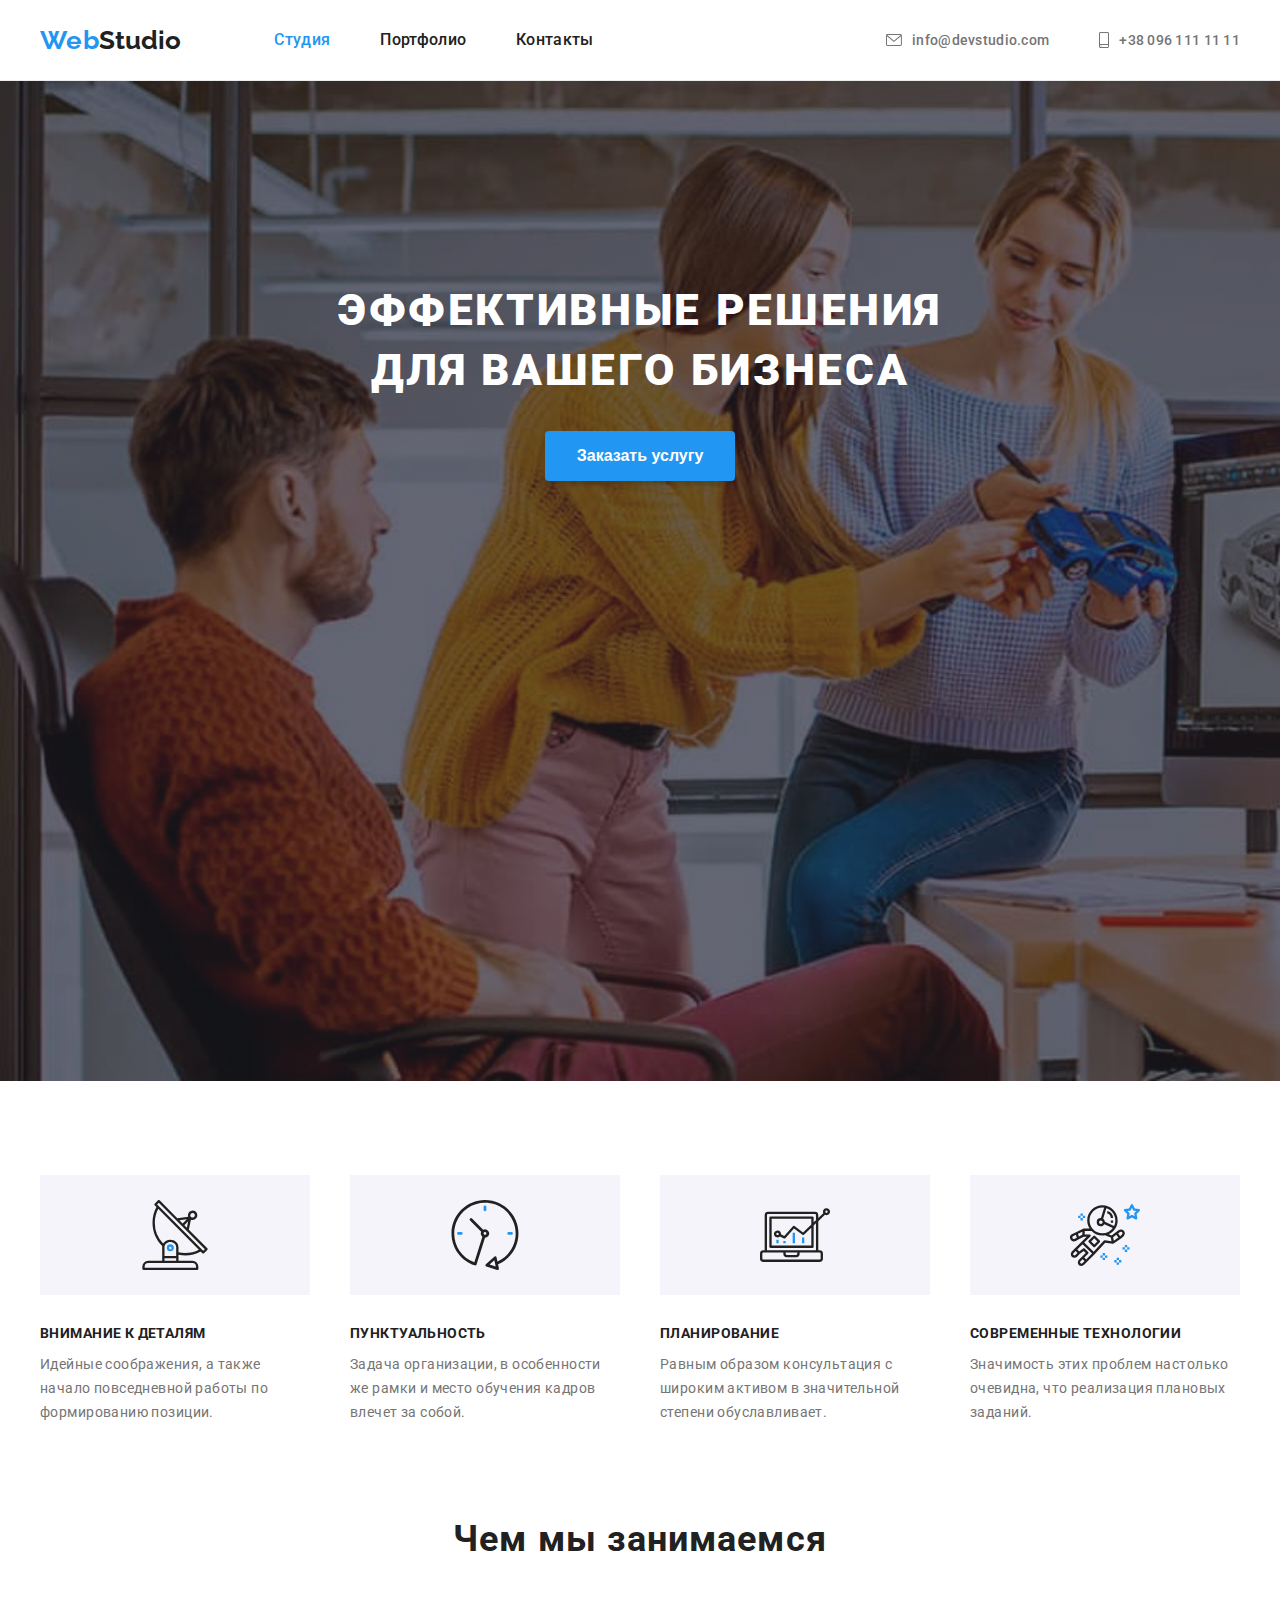
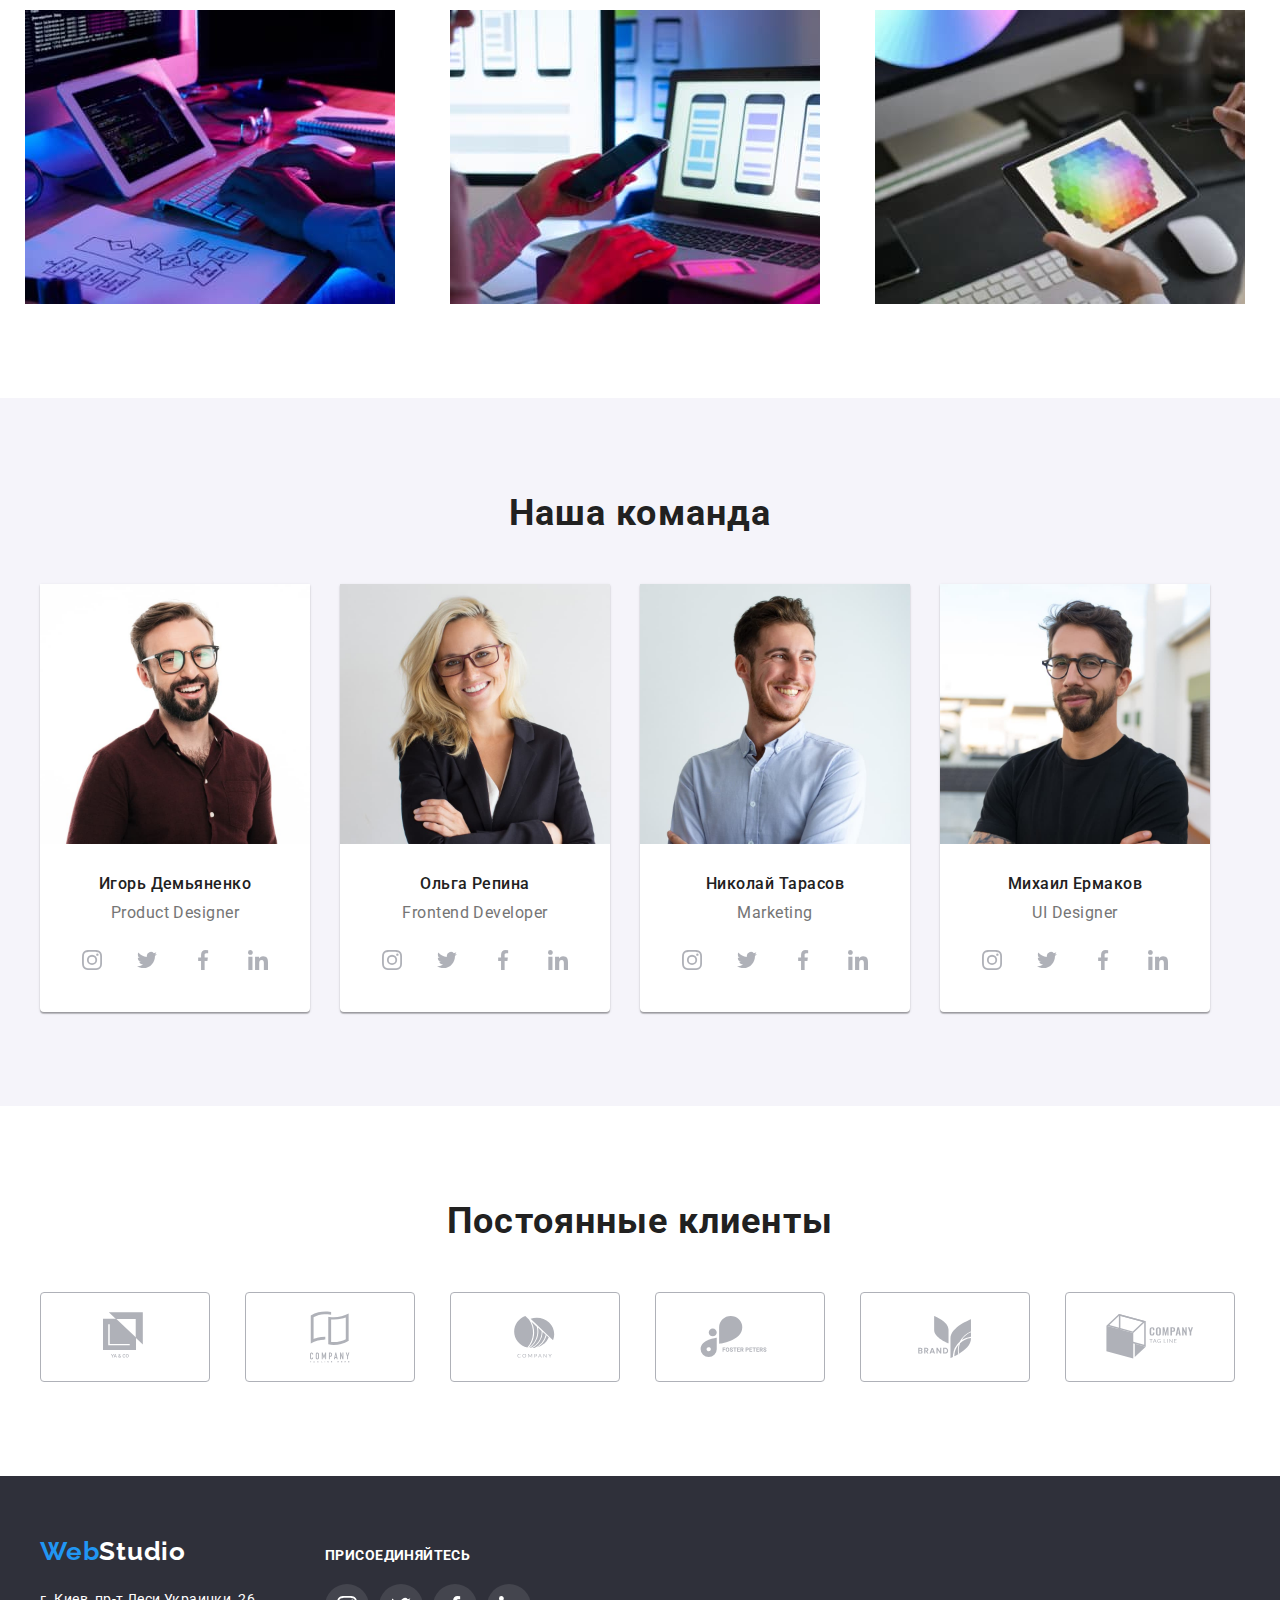
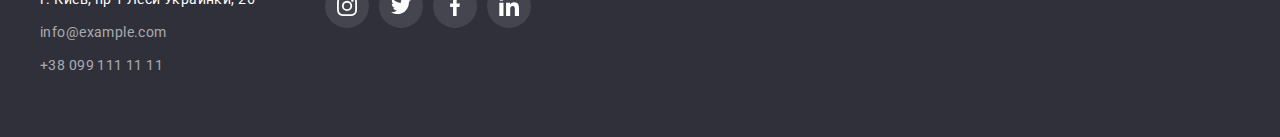
<file: index.html>
<!DOCTYPE html>
<html lang="ru">
  <head>
    <meta charset="UTF-8" />
    <meta name="viewport" content="width=device-width, initial-scale=1.0" />
    <link rel="stylesheet" href="https://cdnjs.cloudflare.com/ajax/libs/modern-normalize/1.0.0/modern-normalize.css" integrity="sha512-Zx6MlUMKSVJoQ+83OwhdILe8cSEsCzfqThJd7J/VA2UrK6Ctj85p+xzqfyuNXE5B1k25uUdmJ2OzItbBy9GHAQ==" crossorigin="anonymous" />
    <link rel="preconnect" href="https://fonts.gstatic.com">
    <link href="https://fonts.googleapis.com/css2?family=Raleway:wght@400;700&family=Roboto:wght@100;400;500;700;900&display=swap" rel="stylesheet">
    <link rel="stylesheet" href="styles/styles.css"/>

    <title>Студия</title>

</head>
<body>

<!-- Шапка сайта -->

<header class="main-header">
    <div class="container">
    <nav class="header-menu">
    <a class="logo" href="./index.html">
    <span class= "logoblue">Web</span>Studio</a>
    <ul class="header-nav">
        <li class="nav-link"><a class="currentlink" href="">Студия</a></li>
        <li class="nav-link"><a class="link" href="./portfolio.html">Портфолио</a></li>
        <li class="nav-link"><a class="link" href="">Контакты</a></li>
    </ul> 
</nav>
<ul class="header-contacts list">
    <li class="header-contact">
        <a class="header-contacts-link link" href="mailto:info@devstudio.com">
        <svg width="16" height="12" class="contact-icon-email">
    <use href="./images/icons.svg#icon-envelope"></use>
    </svg>
    info@devstudio.com</a>
</li>
    <li class="header-contact">
        <a class="header-contacts-link link" href="tel:+380961111111">
        <svg width="10" height="16" class="contact-icon-tel">
            <use href="./images/icons.svg#icon-smartphone"></use>
        </svg>
        +38 096 111 11 11</a>
</li>      
</ul>
</div>
</header>

<main>
    <!-- Главная- решения -->

    <section class="main-heading">
        <div class="main-section">
        <h1 class="main-title">Эффективные решения для вашего бизнеса</h1>
        <button class="main-button" type="button">Заказать услугу</button>
        </div>
    </section>

    <section class="main-advantages">
        <div class="container">
        <ul class="main-list">
            <li class="item">
                <div class="thumbnail">
                    <svg class="advantages-icons">
                        <use href="./images/icons.svg#icon-antenna"></use>
                    </svg>
                </div>
                <h3 class="main-subtitle">Внимание к деталям</h3> 
                <p class="main-text">Идейные соображения, а также начало повседневной работы по формированию позиции.</p>
            </li>
            <li class="item">
                <div class="thumbnail">
                    <svg class="advantages-icons">
                        <use href="./images/icons.svg#icon-clock"></use>
                    </svg>
                </div>
                <h3 class="main-subtitle">Пунктуальность</h3>
                <p class="main-text">Задача организации, в особенности же рамки и место обучения кадров влечет за собой.</p>
            </li>
            <li class="item">
                <div class="thumbnail">
                    <svg class="advantages-icons">
                        <use href="./images/icons.svg#icon-computergraph"></use>
                    </svg>
                </div>
                <h3 class="main-subtitle">Планирование</h3>
                <p class="main-text">Равным образом консультация с широким активом в значительной степени обуславливает.</p>
            </li>
            <li class="item">
                <div class="thumbnail">
                    <svg class="advantages-icons">
                        <use href="./images/icons.svg#icon-astronaut"></use>
                    </svg>
                </div>
                <h3 class="main-subtitle">Современные технологии</h3>
                <p class="main-text">Значимость этих проблем настолько очевидна, что реализация плановых заданий.</p>
            </li>
        </ul>
    </div>
    </section>

    <!-- Главная работа-->
    <section class="work">
        <div class="container">
        <h2 class="work-title">Чем мы занимаемся</h2>
        <ul class="work-list">
            <li class="work-item">
                <img class="work-img" src="images/typing.jpg"
                alt="hands are typing on a keyboard" width="370"/>
            </li>
            <li class="work-item">
                <img class="work-img" src="images/appdev.jpg"
                alt="web designer is working on smartphone application" width="370"/>
            </li>
            <li class="work-item">
                <img class="work-img" src="./images/colorwheel.jpg"
                alt="designer is choosing a color from a color palet" width="370"/>
            </li>
        </ul>
    </div>
    </section>

    <!-- Главная Команда -->
    <section class="team">
        <div class="container">
        <h2 class="team-title">Наша команда</h2>
        <ul class="team-list">

            <li class="team-item">
               <img class="team-img" src="images/IgorDemyanenko.jpg"
            alt="фото мужчины Игорь Демьяненко" width="270"/>

            <div class="team-descr">
            <h3 class="team-subtitle">Игорь Демьяненко</h3>
            <p class="team-text">Product Designer</p>
            <ul class="social-list list">
                <li class="social-list-item">
                    <a href="" class="social-list-link link">
                        <svg class="social-list-icon">
                            <use href="./images/icons.svg#icon-instagram"></use>
                        </svg>
                    </a>
                </li>
                <li class="social-list-item">
                    <a href="" class="social-list-link link">
                        <svg class="social-list-icon">
                            <use href="./images/icons.svg#icon-twitter"></use>
                        </svg>
                    </a>
                </li>
                <li class="social-list-item">
                    <a href="" class="social-list-link link">
                        <svg class="social-list-icon">
                            <use href="./images/icons.svg#icon-facebook"></use>
                        </svg>
                    </a>
                </li>
                <li class="social-list-item">
                    <a href="" class="social-list-link link">
                        <svg class="social-list-icon">
                            <use href="./images/icons.svg#icon-linkedin"></use>
                        </svg>
                    </a>
                </li>
            </ul>
        </div>
        </li>
  

        <li class="team-item">
                <img class="team-img"  src="./images/OlgaRepina.jpg"
                alt="фото девушки Ольга Репина" width="270"/>

                <div class="team-descr">
                <h3 class="team-subtitle">Ольга Репина</h3>
                <p class="team-text">Frontend Developer</p>
                <ul class="social-list list">
                    <li class="social-list-item">
                        <a href="" class="social-list-link link">
                            <svg class="social-list-icon">
                                <use href="./images/icons.svg#icon-instagram"></use>
                            </svg>
                        </a>
                    </li>
                    <li class="social-list-item">
                        <a href="" class="social-list-link link">
                            <svg class="social-list-icon">
                                <use href="./images/icons.svg#icon-twitter"></use>
                            </svg>
                        </a>
                    </li>
                    <li class="social-list-item">
                        <a href="" class="social-list-link link">
                            <svg class="social-list-icon">
                                <use href="./images/icons.svg#icon-facebook"></use>
                            </svg>
                        </a>
                    </li>
                    <li class="social-list-item">
                        <a href="" class="social-list-link link">
                            <svg class="social-list-icon">
                                <use href="./images/icons.svg#icon-linkedin"></use>
                            </svg>
                        </a>
                    </li>
                </ul>
            </div>
        </li>
   

        <li class="team-item">
                <img class="team-img" src="./images/NikolaiTarasov.jpg"
                alt="фото мужчины Николай Тарасов" width="270"/>
                
                <div class="team-descr">
                <h3 class="team-subtitle">Николай Тарасов</h3>
                <p class="team-text">Marketing</p>
                <ul class="social-list list">
                    <li class="social-list-item">
                        <a href="" class="social-list-link link">
                            <svg class="social-list-icon">
                                <use href="./images/icons.svg#icon-instagram"></use>
                            </svg>
                        </a>
                    </li>
                    <li class="social-list-item">
                        <a href="" class="social-list-link link">
                            <svg class="social-list-icon">
                                <use href="./images/icons.svg#icon-twitter"></use>
                            </svg>
                        </a>
                    </li>
                    <li class="social-list-item">
                        <a href="" class="social-list-link link">
                            <svg class="social-list-icon">
                                <use href="./images/icons.svg#icon-facebook"></use>
                            </svg>
                        </a>
                    </li>
                    <li class="social-list-item">
                        <a href="" class="social-list-link link">
                            <svg class="social-list-icon">
                                <use href="./images/icons.svg#icon-linkedin"></use>
                            </svg>
                        </a>
                    </li>
                </ul>
            </div>
        </li>
   

        <li class="team-item">
                <img class="team-img" src="./images/MichaelErmakov.jpg"
                alt="фото мужчины Михаил Ермаков" width="270"/>
                
                <div class="team-descr">
                <h3 class="team-subtitle">Михаил Ермаков</h3>
                <p class="team-text">UI Designer</p>
                <ul class="social-list list">
                    <li class="social-list-item">
                        <a href="" class="social-list-link link">
                            <svg class="social-list-icon">
                                <use href="./images/icons.svg#icon-instagram"></use>
                            </svg>
                        </a>
                    </li>
                    <li class="social-list-item">
                        <a href="" class="social-list-link link">
                            <svg class="social-list-icon">
                                <use href="./images/icons.svg#icon-twitter"></use>
                            </svg>
                        </a>
                    </li>
                    <li class="social-list-item">
                        <a href="" class="social-list-link link">
                            <svg class="social-list-icon">
                                <use href="./images/icons.svg#icon-facebook"></use>
                            </svg>
                        </a>
                    </li>
                    <li class="social-list-item">
                        <a href="" class="social-list-link link">
                            <svg class="social-list-icon">
                                <use href="./images/icons.svg#icon-linkedin"></use>
                            </svg>
                        </a>
                    </li>
                </ul>
            </div>
        </li>
        </ul>
    </div>
    </section>
    <!-- Client section -->
    <section class="clients">
        <div class="container">
            <h2 class="clients-title">Постоянные клиенты</h2>
            <ul class="clients-list list">
                <li class="client-list-item">
                    <a href="" class="clients-list-link link">
                        <svg width="44" height="49" class="client-list-icon">
                            <use href="./images/icons.svg#icon-client-yaco">
                            </use>
                        </svg>
                    </a>
                </li>
                <li class="client-list-item">
                    <a href="" class="clients-list-link link">
                        <svg width="40" height="52" class="client-list-icon">
                            <use href="./images/icons.svg#icon-client-companytaglinehere">
                            </use>
                        </svg>
                    </a>
                </li>
                <li class="client-list-item">
                    <a href="" class="clients-list-link link">
                        <svg width="41" height="42" class="client-list-icon">
                            <use href="./images/icons.svg#icon-client-company">
                            </use>
                        </svg>
                    </a>
                </li>
                <li class="client-list-item">
                    <a href="" class="clients-list-link link">
                        <svg width="80" height="42" class="client-list-icon">
                            <use href="./images/icons.svg#icon-client-fosterpaters">
                            </use>
                        </svg>
                    </a>
                </li>
                <li class="client-list-item">
                    <a href="" class="clients-list-link link">
                        <svg width="59" height="42" class="client-list-icon">
                            <use href="./images/icons.svg#icon-client-brand">
                            </use>
                        </svg>
                    </a>
                </li>
                <li class="client-list-item">
                    <a href="" class="clients-list-link link">
                        <svg width="88" height="45" class="client-list-icon">
                            <use href="./images/icons.svg#icon-client-companytagline">
                            </use>
                        </svg>
                    </a>
                </li>
                </ul>
        </div>
    </section>
</main>

<!-- Главная Футер -->

<footer class="main-footer">
        <div class="container footer-contacts-container">
            <div class="contacts">
    <a class="footer-logo" href="./index.html">
        <span class= "logoblue">Web</span>Studio</a>
    <address class="footer-address">г. Киев, пр-т Леси Украинки, 26</address>
    <ul class="footer-contacts">  
            <li class="footer-item"><a class="link" href="mailto:info@example.com">info@example.com</a></li>
            <li class="footer-item"><a class="link" href="tel:+380991111111">+38 099 111 11 11</a></li>   
        </ul>
            </div>
    <div class="footer-social-links">
        <p class="footer-title">присоединяйтесь</p>
        <ul class="footer-social-list list">
            <li class="footer-social-list-item">
                <a href="" class="footer-social-list-link link">
                    <svg class="footer-social-list-icon">
                        <use href="./images/icons.svg#icon-instagram"></use>
                    </svg>
                </a>
            </li>
            <li class="footer-social-list-item">
                <a href="" class="footer-social-list-link link">
                    <svg class="footer-social-list-icon">
                        <use href="./images/icons.svg#icon-twitter"></use>
                    </svg>
                </a>
            </li>
            <li class="footer-social-list-item">
                <a href="" class="footer-social-list-link link">
                    <svg class="footer-social-list-icon">
                        <use href="./images/icons.svg#icon-facebook"></use>
                    </svg>
                </a>
            </li>
            <li class="footer-social-list-item">
                <a href="" class="footer-social-list-link link">
                    <svg class="footer-social-list-icon">
                        <use href="./images/icons.svg#icon-linkedin"></use>
                    </svg>
                </a>
            </li>
        </ul>

    </div>
         </div>
    </footer>
    </body>
    </html>
</file>
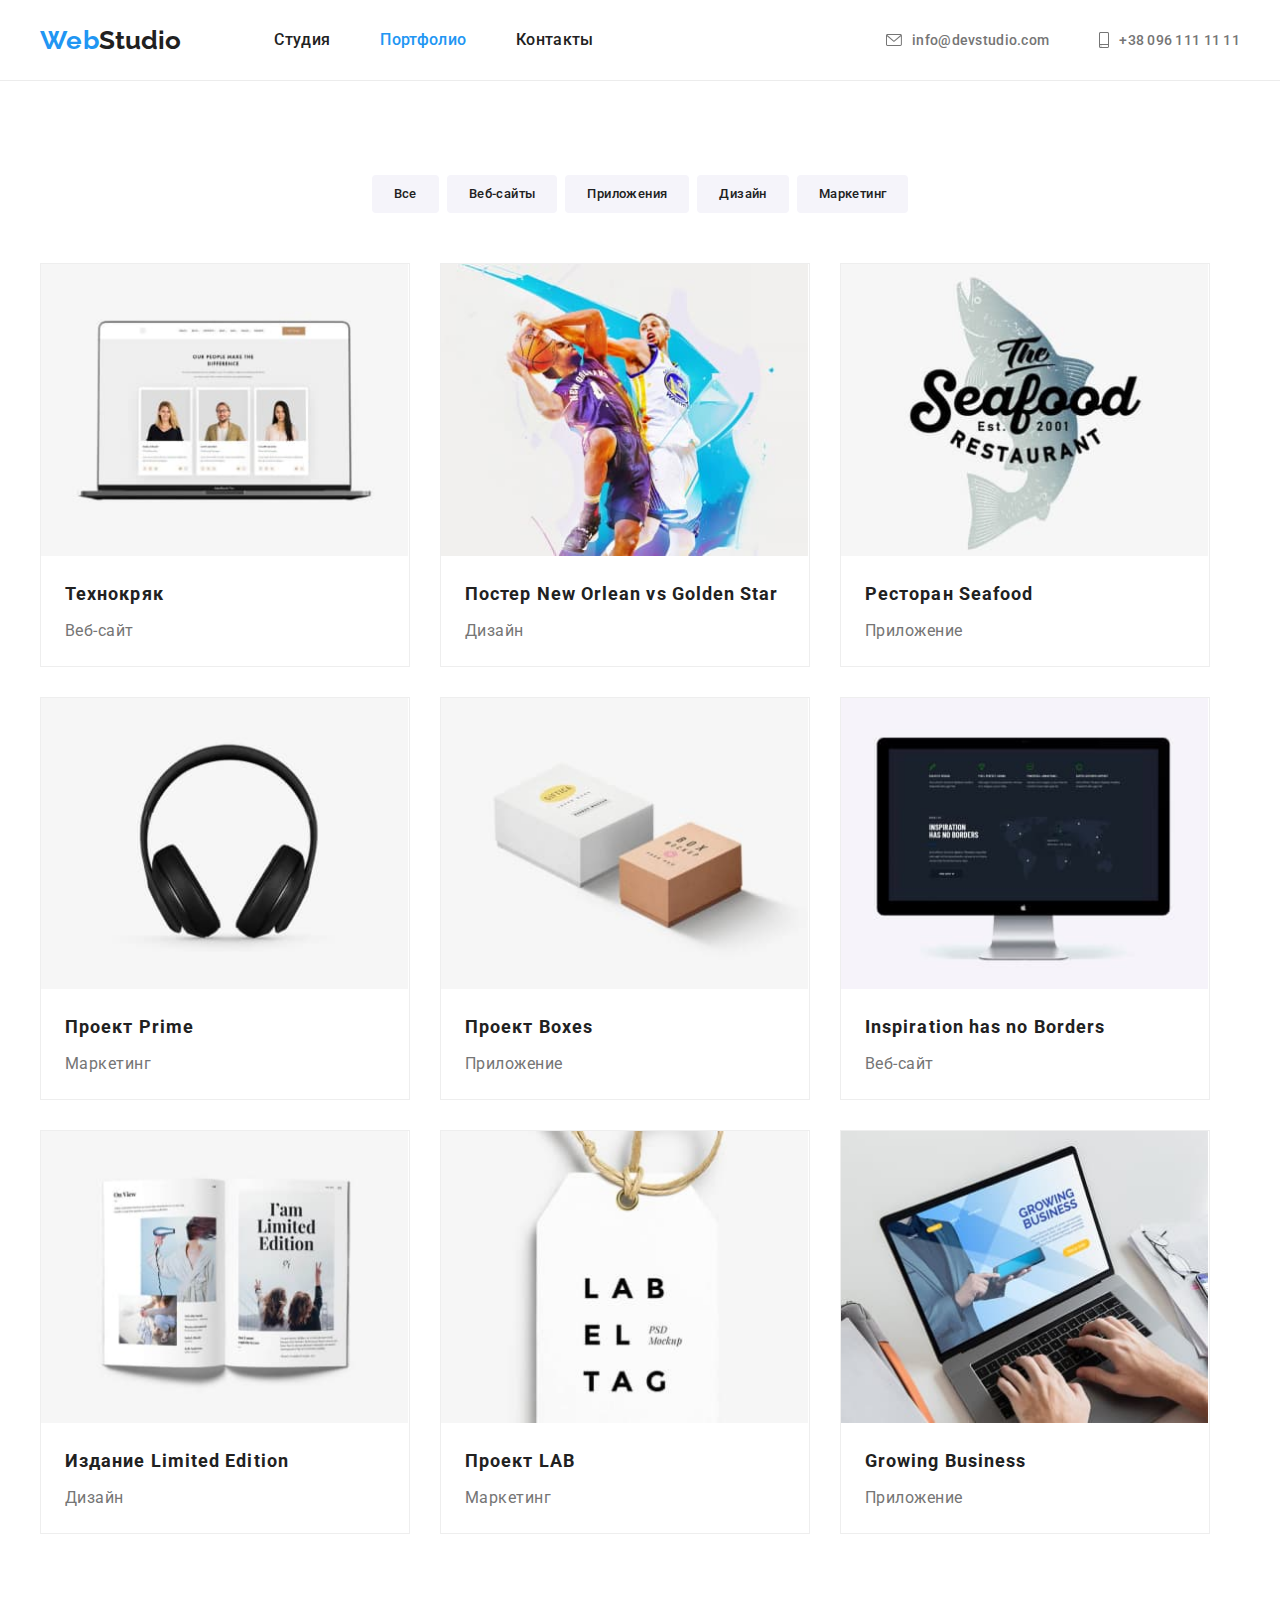
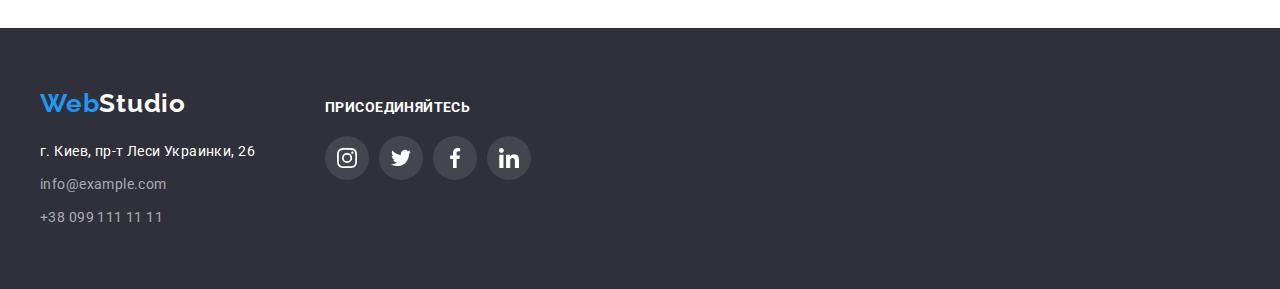
<file: portfolio.html>
<!DOCTYPE html>
<html lang="ru">
<head>
    <meta charset="UTF-8" />
    <meta name="viewport" content="width=device-width, initial-scale=1.0" />
    <link rel="stylesheet" href="https://cdnjs.cloudflare.com/ajax/libs/modern-normalize/1.0.0/modern-normalize.css" integrity="sha512-Zx6MlUMKSVJoQ+83OwhdILe8cSEsCzfqThJd7J/VA2UrK6Ctj85p+xzqfyuNXE5B1k25uUdmJ2OzItbBy9GHAQ==" crossorigin="anonymous" />
    <link rel="preconnect" href="https://fonts.gstatic.com">
    <link href="https://fonts.googleapis.com/css2?family=Raleway:wght@400;700&family=Roboto:wght@100;400;500;700;900&display=swap" rel="stylesheet">
    <link rel="stylesheet" href="styles/styles.css"/>
    
    <title>Портфолио</title>
    

</head>
<body class="body">

<!-- Портфолио Хедер -->

<header class="main-header">
    <div class="container">
    <nav class="header-menu">
    <a class="logo" href="./index.html">
    <span class= "logoblue">Web</span>Studio</a>
    <ul class="header-nav">
        <li class="nav-link"><a class="link" href="./index.html">Студия</a></li>
        <li class="nav-link"><a class="currentlink" href="">Портфолио</a></li>
        <li class="nav-link"><a class="link" href="">Контакты</a></li>
    </ul> 
</nav>

<ul class="header-contacts list">
    <li class="header-contact">
        <a class="header-contacts-link link" href="mailto:info@devstudio.com">
        <svg width="16" height="12" class="contact-icon-email">
    <use href="./images/icons.svg#icon-envelope"></use>
    </svg>
    info@devstudio.com</a>
</li>
    <li class="header-contact">
        <a class="header-contacts-link link" href="tel:+380961111111">
        <svg width="10" height="16" class="contact-icon-tel">
            <use href="./images/icons.svg#icon-smartphone"></use>
        </svg>
        +38 096 111 11 11</a>
</li>      
</ul>

    </div>
</header>

<!-- Портфолио навигация -->

<main>
    <section class="portfolio">
        <div class="container">
        <ul class="filters"> 
            <li class="filter-item"><button type="button" class="filter-btn">Все</button></li>
            <li class="filter-item"><button type="button" class="filter-btn">Веб-сайты</button></li>
            <li class="filter-item"><button type="button" class="filter-btn">Приложения</button></li>
            <li class="filter-item"><button type="button" class="filter-btn">Дизайн</button></li>
            <li class="filter-item"><button type="button" class="filter-btn">Маркетинг</button></li>
        </ul>

        <ul class="portfolio-list">

            <li class="portfolio-item">
        <a  class="portfolio-listing" href="">
        <img class= "portfolio-img" src="images/1technokryak.jpg"
        alt="laptop screen" width="370">

        <div class="portfolio-descr">
        <h2 class="portfolio-subtitle">Технокряк</h2>
        <p class="portfolio-text">Веб-сайт</p></div>
    </a>
        </li>

        <li class="portfolio-item">
            <a class="portfolio-listing" href="">
            <img class= "portfolio-img" src="images/2neworleansgoldenstar.jpg"
        alt="new orleans v golden star poster" width="370">
        
        <div class="portfolio-descr">
        <h2 class="portfolio-subtitle">Постер New Orlean vs Golden Star</h2>
        <p class="portfolio-text">Дизайн</p></div>
    </a>
        </li>

        <li class="portfolio-item">
            <a class="portfolio-listing" href="">
        <img class= "portfolio-img" src="images/3theseafoodrestaurant.jpg"
        alt="Seafood restaurant design" width="370">
        
        <div class="portfolio-descr">
        <h2 class="portfolio-subtitle">Ресторан Seafood</h2>
        <p class="portfolio-text">Приложение</p></div>
    </a>
        </li>

        <li class="portfolio-item">
            <a class="portfolio-listing" href="">
            <img class= "portfolio-img" src="images/4projectprime.jpg"
        alt="Large headphones" width="370">
        
        <div class="portfolio-descr">
        <h2 class="portfolio-subtitle">Проект Prime</h2>
        <p class="portfolio-text">Маркетинг</p></div>
    </a>
        </li>

        <li class="portfolio-item">
            <a class="portfolio-listing" href="">
            <img  class= "portfolio-img" src="images/5projectboxes.jpg"
            alt="small and large box" width="370">
            
            <div class="portfolio-descr">
            <h2 class="portfolio-subtitle">Проект Boxes</h2>
            <p class="portfolio-text">Приложение</p></div>
        </a>
        </li>

        <li class="portfolio-item">
            <a class="portfolio-listing" href="">
            <img class= "portfolio-img" src="images/6insiparationhasnoboarders.jpg"
            alt="desktop screen" width="370">
            
            <div class="portfolio-descr">
            <h2 class="portfolio-subtitle">Inspiration has no Borders</h2>
            <p class="portfolio-text">Веб-сайт</p></div>
        </a>
        </li>

        <li class="portfolio-item">
            <a class="portfolio-listing" href="">
            <img class= "portfolio-img" src="images/7Journallimitededition.jpg"
            alt="magazine two page layout" width="370">
            
            <div class="portfolio-descr">
            <h2 class="portfolio-subtitle">Издание Limited Edition</h2>
            <p class="portfolio-text">Дизайн</p></div>
        </a>
        </li>

        <li class="portfolio-item">
            <a class="portfolio-listing" href="">
            <img class= "portfolio-img" src="images/8projectlab.jpg"
            alt="Clothing tag" width="370">
            
            <div class="portfolio-descr">
            <h2 class="portfolio-subtitle">Проект LAB</h2>
            <p class="portfolio-text">Маркетинг</p></div>
        </a>
        </li>

        <li class="portfolio-item">
            <a class="portfolio-listing" href="">
            <img class= "portfolio-img" src="images/9growingbusiness.jpg"
            alt="typing on macbook" width="370">
        
            <div class="portfolio-descr">
            <h2 class="portfolio-subtitle">Growing Business</h2>
        <p class="portfolio-text">Приложение</p></div>
    </a>
    </li>
        </ul>
    </div>
    </section>
</main>

<!-- Портфолио Футер -->

<footer class="main-footer">
        <div class="container footer-contacts-container">
            <div class="contacts">
    <a class="footer-logo" href="./index.html">
        <span class= "logoblue">Web</span>Studio</a>
    <address class="footer-address">г. Киев, пр-т Леси Украинки, 26</address>
    <ul class="footer-contacts">  
            <li class="footer-item"><a class="link" href="mailto:info@example.com">info@example.com</a></li>
            <li class="footer-item"><a class="link" href="tel:+380991111111">+38 099 111 11 11</a></li>   
        </ul>
            </div>
    <div class="footer-social-links">
        <p class="footer-title">присоединяйтесь</p>
        <ul class="footer-social-list list">
            <li class="footer-social-list-item">
                <a href="" class="footer-social-list-link link">
                    <svg class="footer-social-list-icon">
                        <use href="./images/icons.svg#icon-instagram"></use>
                    </svg>
                </a>
            </li>
            <li class="footer-social-list-item">
                <a href="" class="footer-social-list-link link">
                    <svg class="footer-social-list-icon">
                        <use href="./images/icons.svg#icon-twitter"></use>
                    </svg>
                </a>
            </li>
            <li class="footer-social-list-item">
                <a href="" class="footer-social-list-link link">
                    <svg class="footer-social-list-icon">
                        <use href="./images/icons.svg#icon-facebook"></use>
                    </svg>
                </a>
            </li>
            <li class="footer-social-list-item">
                <a href="" class="footer-social-list-link link">
                    <svg class="footer-social-list-icon">
                        <use href="./images/icons.svg#icon-linkedin"></use>
                    </svg>
                </a>
            </li>
        </ul>

    </div>
         </div>
    </footer>
    </body>
    </html>
</file>
<file: styles/styles.css>
:root {
    --accent: #2196F3;
    --secondarytext: #212121;
    --white: #FFFFFF;
    --maintext: #757575;
    --backgroundheader:#FFFFFF;
    --backgroundfootertitle: #2F303A;
    --backgroundbuttons: #F5F4FA;   
    --backgroundmain: #ffffff;  

}
h1,
h2,
h3,
h4,
h5,
h6,
p {
  margin: 0;
}

ul,
ol {
      text-decoration: none;
      margin: 0;
      padding: 0;
  }

img {
    display: block;
    /* max-width: 100%;
    height: auto; */
  }
  
*{
    margin: 0;
    padding: 0;
  }


  .container {

    width: 1200px;
    margin: 0 auto;
    padding-left: 15px;
    padding-right: 15px;
  }

/* Main home page-index */

body {
   background-color: var(--backgroundmain); 
   font-family: 'Roboto', sans-serif;
   font-size: 16px;
   font-style: normal;
   font-weight: normal;
    color: var(--maintext);
  }
.social-list {
    display: flex;
    align-items: center;
    justify-content: space-between;
}

.social-list-link {
    display: flex;
    justify-content: center;
    align-items: center;
    width: 44px;
    height: 44px;
    border-radius: 50%;
    background-color: #FFFFFF; 
}

.social-list-link:hover,
.social-list-link:focus { 
  background-color: var(--accent); 
}

.social-list-link:hover .social-list-icon,
.social-list-link:focus .social-list-icon {
  fill: var(--white);
}


  .social-list-icon {
    width: 20px;
    height: 20px;
    fill: #AFB1B8;
}

/* header */
.main-header {
    padding-top: 0;
    padding-bottom: 0;
    border-bottom: 1px solid #ececec;
}

.main-header .container {
    display: flex;
    align-items: center;
}

.header-menu {
    display: flex;
    align-items: center;
}

/* logo */
.logoblue{
    color: var(--accent);
    font-family: 'Raleway', sans-serif;
    font-weight: bold;
    font-size: 26px;
    line-height: 31px;

}

.logo{
    color: var(--secondarytext);
    font-family: 'Raleway', sans-serif;
    font-weight: bold;
    font-size: 26px;
    line-height: 31px;
    text-decoration: none;  
    
}

ul {
    list-style: none;
}


.header-menu { 
    display: flex;
    align-items: center;
    margin-bottom: 0px;
    margin-top: 0px;
} 

.header-nav .nav-link:not(:last-child) {
    margin-right: 50px;
  }

 .header-nav {
    list-style: none;
    display: flex;
    margin-left: 93px;
  }

.header-nav .link{
    color: var(--secondarytext);
    font-weight: 500;
    line-height: 16px;
    letter-spacing: 0.02em;
    text-decoration: none;
    
    display: block;
    padding-top: 32px;
    padding-bottom: 32px;
}

.header-nav .currentlink{
    color: var(--secondarytext);
    font-weight: 500;
    line-height: 16px;
    letter-spacing: 0.02em;
    text-decoration: none;

    display: block;
    padding-top: 32px;
    padding-bottom: 32px;

    color: var(--accent);
}

.header-nav .link:hover,
.header-nav .link:focus{ 
    color: var(--secondarytext);
    cursor: pointer;
}

.header-nav .link:active {
        color: var(--accent);
}
.header-contacts {
    display: flex;
    align-items: center;
    margin-left: auto;
}

.header-contact:not(:last-child){
    margin-right: 50px;
}

.header-contacts-link {
    display: flex;
    align-items: center;
    font-weight: 500;
    font-size: 14px;
    line-height: 1.15;
    letter-spacing: 0.02em;

    padding-top: 32px;
    padding-bottom: 32px;

    color: var(--maintext);
    fill: var(--maintext);

    text-decoration: none;
}
.contact-icon-tel,
.contact-icon-email {
    margin-right: 10px;
}

.header-contacts-link:hover,
.header-contacts-link:focus {
    color: var(--accent);
    fill: var(--accent);
}

/* main title section */
/* .main-heading {
    background-color: var(--backgroundfootertitle);
    padding-top: 200px;
    padding-bottom: 200px;
    background-position: center;
} */

.main-section {
    width: 1200px;
    padding: 0 15px;
    margin: 0 auto;

}

.main-title{
    max-width: 696px;
    margin: 0 auto;
    font-family: 'Roboto', sans-serif;
    color: var(--white);
    font-weight: 900;
    font-size: 44px;
    line-height: 136%;
    text-align: center;
    letter-spacing: 0.06em;
    text-transform: uppercase;
}

.main-heading {
    max-width: 1600px;
    min-height: 600px;
    margin-left: auto;
    margin-right: auto;
    margin-top: 0px;
    margin-bottom: 0px;
    padding-top: 200px;
    padding-bottom: 200px;
    background-image: linear-gradient(rgba(47, 48, 58, 0.4),
    rgba(47, 48, 58, 0.4)), 
    url(../images/mainsection.jpg);
    background-repeat: no-repeat;
    background-size: cover;
    background-color: #2F303A;
}

.main-button{
    color: var(--white);
    font-weight: bold;
    font-size: 16px;
    line-height: 30px;
    
    background-color: var(--accent);
    border: none;
    box-shadow: 0px 4px 4px rgba(0, 0, 0, 0.15);
    border-radius: 4px;
    margin: 0 auto;
    margin-top: 30px;
    display: block;
    padding: 10px 32px;
    
}

.main-button:focus,
.main-button:hover,
.main-button:active{
    background-color: #188CE8;
    /* color: var(--white); */
    box-shadow: 0px 4px 4px rgba(0, 0, 0, 0.15);
    border-radius: 4px;
    cursor: pointer;
}
/* main list */
.main-advantages {
    padding-top: 94px;
    padding-bottom: 94px;
}

.main-list{
    display: flex;
    flex-wrap: wrap;
    align-items: flex-start;

    margin-left: 0;
    margin-right: 0;
    /* outline: 2px solid green;  */
    justify-content: space-between;
}

.item {
    flex-basis: calc(100% / 4 - 30px);
    /* margin-left: 30px; */
    /* outline: 2px solid purple; */
}

.main-list .item:not(:first-child) {
    margin-left: 30px;
}

.main-list .thumbnail{
    display: flex;
    align-items: center;
    justify-content: center;
    background-color: #F5F4FA;
    width: 270px;
    height: 120px;
    margin-bottom: 30px;
}

.advantages-icons {
    width: 70px;
    height: 70px;
}

.main-subtitle{
    color: var(--secondarytext);
    font-weight: bold;
    font-size: 14px;
    line-height: 1.19;
    letter-spacing: 0.03em;
    text-transform: uppercase;  
    margin-bottom: 10px;

    /* outline: 2px solid purple; */
}

.main-text{
    color: var(--maintext);
    font-size: 14px;
    line-height: 24px;
    letter-spacing: 0.03em;  
}

/* work section */
.work {
    padding-bottom: 94px;
    /* outline: 2px solid teal; */
}
.work-title{
    color: var(--secondarytext);
    font-size: 36px;
    line-height: 42px;
    text-align: center;
    letter-spacing: 0.03em;
    margin-bottom: 50px;
}

.work-list {
    display: flex;
    flex-wrap: wrap;
    align-items: flex-start;

    margin-left: -15px;
    margin-right: -15px;

    justify-content: space-between;
}

.work-item {
    flex-basis: calc(100% / 3 - 30px);
}

.work-list .work-item:not(:last-child) {
    margin-right: 30px;
}


/* team section */

.team {
    padding-top: 94px;
    padding-bottom: 94px;
    background-color: var(--backgroundbuttons);
}

.team-title{
    color: var(--secondarytext);  
    font-family: 'Roboto', sans-serif;
    font-weight: bold;
    font-size: 36px;
    line-height: 42px;
    text-align: center;
    letter-spacing: 0.03em;

    margin-bottom: 50px;
}

.team-list {
    display: flex;
    flex-wrap: wrap;
    align-items: flex-start;
    margin-left: 0;
    margin-right: 0;

    /* min-width: 270px; */
    /* outline: 2px solid green; */
}

.team-item {
    background: #FFFFFF;
    box-shadow: 0px 1px 3px rgba(0, 0, 0, 0.12), 0px 1px 1px rgba(0, 0, 0, 0.14), 0px 2px 1px rgba(0, 0, 0, 0.2);
    border-radius: 0px 0px 4px 4px;
    flex-basis: calc(100%/4 - 30px);
}

.team-list .team-item:not(:last-child){
    margin-right: 30px;
}

.team-descr {
    display: block;
    padding-top: 30px;
    padding-bottom: 30px;
    padding-left: 30px;
    padding-right: 30px;
    /* padding-left: 0px;
    padding-right: 0px; */
    align-content: center;

    /* outline: 2px solid red; */
}

.team-subtitle{
    color: var(--secondarytext);
    font-family: 'Roboto', sans-serif;
    font-weight: 500;
    font-size: 16px;
    line-height: 19px;
    text-align: center;
    letter-spacing: 0.03em;
    margin-bottom: 10px;

    margin-left: 0px;
    margin-right: 0px;
}

.team-text{
    color: var(--maintext);
    font-weight: normal;
    font-size: 16px;
    line-height: 19px;
    text-align: center;
    letter-spacing: 0.03em;

    margin-left: 0px;
    margin-right: 0px;
    margin-bottom: 16px;
}

.team-list{
    list-style: none;
}
/* client section */
.clients {
    padding-top: 94px;
    padding-bottom: 94px;
}
.clients-title {
    color: var(--secondarytext);
    font-family: 'Roboto', sans-serif;
    font-weight: 700;
    font-size: 36px;
    line-height: 42px;
    text-align: center;
    letter-spacing: 0.03em;
    margin-bottom: 50px;
}

.clients-list {
    display: flex;
    align-items: center;
    margin-left: -30px;
    margin-top: -30px;
}

.client-list-item {
    flex-basis: calc(100% / 6 - 30px);
    margin-left: 30px;
    margin-top: 30px;
}

.client-list-icon {
    fill: #AFB1B8;
}

.clients-list-link:hover,
.clients-list-link:focus {
    border-color: var(--accent);
}

.clients-list-link {
    display: flex;
    align-items: center;
    justify-content: center;
    width: 170px;
    height: 90px;
    border: 1px solid #afb1b8;
    box-sizing: border-box;
    border-radius: 4px;
}

.clients-list-link:hover .client-list-icon,
.clients-list-link:focus .client-list-icon{
    fill: var(--accent);
}
/* footer */

.main-footer{
    background-color: var(--backgroundfootertitle);
}
/* footer logo */


.main-footer{
    padding: 60px 0;
    display: flex;
    flex-direction: column;
    align-items: center;
}

.contacts {
    margin-right: 70px;
}

.footer-contacts-container {
    display: flex;
    align-items: baseline;

}

/* LOGO START */
.footer-logo{
    display: flex;
    flex-wrap: wrap;
    align-items: flex-start;
    text-decoration: none;
    
}
.logoblue{
    color: var(--accent);
    font-family: 'Raleway', sans-serif;
    font-style: normal;
    font-weight: bold;
    font-size: 26px;
    line-height: 31px;
    letter-spacing: 0.03em;
}

.footer-logo{
    color: var(--white);
    font-family: 'Raleway', sans-serif;
    font-style: normal;
    font-weight: bold;
    font-size: 26px;
    line-height: 31px;
    letter-spacing: 0.03em;
}

.footer-logo:hover,
.footer-logo:focus{
    cursor: pointer;
}

.footer-item:hover .link,
.footer-item:focus .link{
    color: var(--accent);
    cursor: pointer;
}
/* LOGO END */

.main-footer :focus{
    color: var(--accent);
    cursor: pointer;
}
/* footer info */

.footer-address{
    Font-family: 'Roboto', sans-serif;
    color: var(--white);
    font-size: 14px;
    line-height: 24px;
    letter-spacing: 0.03em;
    font-style: normal;
    font-weight: normal;
    /* outline: 2px solid red; */
}

.footer-contacts .link{
    Font-family: 'Roboto', sans-serif;
    color: rgba(255, 255, 255, 0.6);
    font-weight: normal;
    font-size: 14px;
    line-height: 24px;
    letter-spacing: 0.03em;
    text-decoration: none; 
}

.footer-item:not(:first-child){
    margin-top: 9px;
}

.footer-contacts { 
    display: block;
    list-style: none;
    margin-top: 9px;
}

.footer-address{
    margin-top: 20px;
}

.footer-social-links {
    display: block;
    align-items: baseline;

}

.footer-title {
    display: block;
    font-weight: 700;
    font-size: 14px;
    line-height: 1.14;
    letter-spacing: 0.03em;
    text-transform: uppercase;
    color: var(--white);
    margin-bottom: 20px;
}

.footer-social-list-icon {
    width: 20px;
    height: 20px;
    fill: var(--white);
}

.footer-social-list {
    display: flex;
    align-items: center;
}

.footer-social-list-item:not(:last-child){
    margin-right: 10px;
}

.footer-social-list-link{
    display: flex;
    align-items: center;
    justify-content: center;
    width: 44px;
    height: 44px;
    border-radius: 50%;
    background-color: rgba(255, 255, 255, 0.1);
}

.footer-social-list-link:hover,
.footer-social-list-link:focus {
    background-color: var(--accent);
}



/* portfolio page */
.portfolio {
    margin-top: 94px;
    margin-bottom: 94px;  
}

.porfolio .container {
    width: 1200px;
    margin-left: auto;
    margin-right: auto;
    margin-bottom: 94px;
}
/* FILTER */
.filters {
    display: flex;
    flex-wrap: wrap;
    align-items: center;
    justify-content: center;
    margin-bottom: 50px;
} 

.filter-item {
    align-content: center;

}
.filter-item:not(:last-child){
    margin-right: 8px;
}

.filter-btn, 
.filter-btn:active{
    color: var(--secondarytext);
    font-family: 'Roboto', sans-serif;  
    font-weight: 500;
    line-height: 26px;
    text-align: center;
    letter-spacing: 0.03em;
    background-color: var(--backgroundbuttons);
    border-radius: 4px;
    padding: 6px 22px;
    outline: none;
    border: none;

    cursor: pointer;
}

.filter-btn:active,
.filter-btn:hover,
.filter-btn:focus{
    color: var(--white);  
    font-family: 'Roboto', sans-serif;
    font-weight: 500;
    line-height: 26px;
    text-align: center;
    letter-spacing: 0.03em;
    background-color: var(--accent); 

    box-shadow: 0px 3px 1px rgba(0, 0, 0, 0.1), 0px 1px 2px rgba(0, 0, 0, 0.08), 0px 2px 2px rgba(0, 0, 0, 0.12);
    cursor: pointer;
    text-decoration: none;
}
/* FILTER END */

/* PORTFOLIO CARDS */
.portfolio-list {
    display: flex; 
    flex-wrap: wrap;
    margin-left: -30px;
    margin-top: -30px;
}
.portfolio-item {
    flex-basis: calc(100% / 3 - 30px);
    margin-left: 30px;
    margin-top: 30px;
    border: 1px solid #EEEEEE;
    box-sizing: border-box;
    max-width: 370px;
}
.portfolio-img {
    display: block;
    max-width: 367px;
}
.portfolio-listing{
    text-decoration: none;
}
.portfolio-descr {
    display: block;
    padding: 20px 24px;
}
.portfolio-item:hover {
    box-shadow: 0px 1px 1px rgba(0, 0, 0, 0.12),
    0px 4px 4px rgba(0, 0, 0, 0.06),
    1px 4px 6px rgba(0, 0, 0, 0.16);
    cursor: pointer;
}
.portfolio-listing:focus {
    box-shadow: 0px 1px 1px rgba(0, 0, 0, 0.12),
    0px 4px 4px rgba(0, 0, 0, 0.06),
    1px 4px 6px rgba(0, 0, 0, 0.16);
    cursor: pointer;
}
.portfolio-subtitle{
    color: var(--secondarytext);
    font-family: 'Roboto', sans-serif;
    font-weight: 700;
    font-size: 18px;
    line-height: 36px;
    letter-spacing: 0.06em;
    margin-bottom: 4px;
    text-align: left;
}
.portfolio-text{
    color: var(--maintext);
    font-family: 'Roboto', sans-serif;
    font-size: 16px;
    line-height: 30px;
    letter-spacing: 0.03em;
    text-align: left;
}
/* PORTFOLIO CARDS END */
</file>
